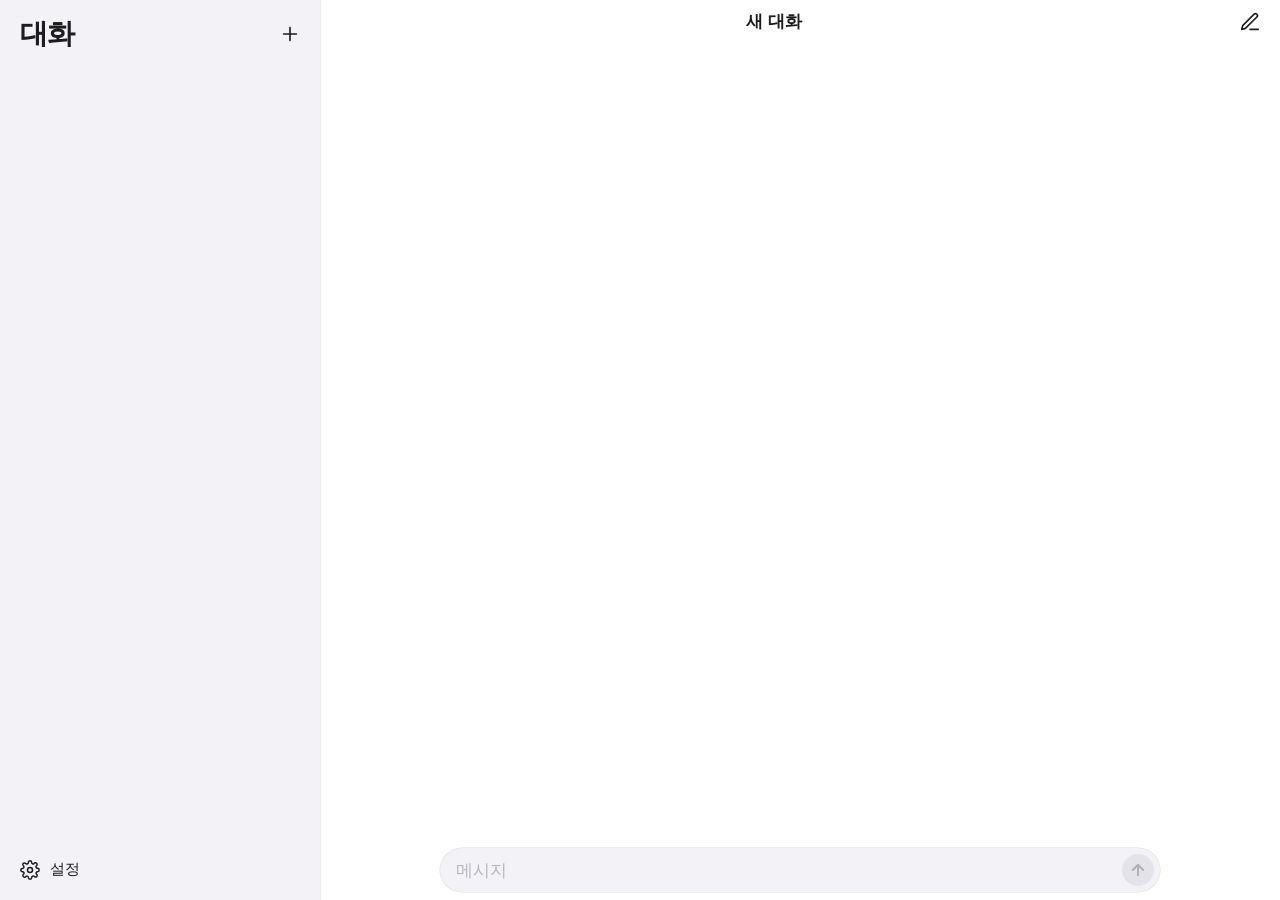
<file: reference/index.html>
<!doctype html>
<html lang="ko">
<head>
<meta charset="utf-8">
<meta name="viewport" content="width=device-width, initial-scale=1, viewport-fit=cover, interactive-widget=resizes-content">
<meta name="apple-mobile-web-app-capable" content="yes">
<meta name="mobile-web-app-capable" content="yes">
<meta name="apple-mobile-web-app-status-bar-style" content="black-translucent">
<meta name="theme-color" content="#000000" media="(prefers-color-scheme: dark)">
<meta name="theme-color" content="#ffffff" media="(prefers-color-scheme: light)">
<link rel="stylesheet" href="styles.css">
<title>LLM Chat</title>
</head>
<body>
<div id="app">
  <aside id="drawer" aria-label="대화 목록">
    <div class="drawer-head"><h2>대화</h2>
      <button id="newChat" class="icon" aria-label="새 대화"><svg viewBox="0 0 24 24"><path d="M12 5v14M5 12h14"/></svg></button></div>
    <ul id="convList"></ul>
    <div class="drawer-foot"><button id="openSettings" class="row-btn"><svg viewBox="0 0 24 24"><circle cx="12" cy="12" r="3"/><path d="M19.4 15a1.7 1.7 0 0 0 .3 1.8l.1.1a2 2 0 1 1-2.8 2.8l-.1-.1a1.7 1.7 0 0 0-1.8-.3 1.7 1.7 0 0 0-1 1.5V21a2 2 0 1 1-4 0v-.1a1.7 1.7 0 0 0-1.1-1.5 1.7 1.7 0 0 0-1.8.3l-.1.1a2 2 0 1 1-2.8-2.8l.1-.1a1.7 1.7 0 0 0 .3-1.8 1.7 1.7 0 0 0-1.5-1H3a2 2 0 1 1 0-4h.1a1.7 1.7 0 0 0 1.5-1.1 1.7 1.7 0 0 0-.3-1.8l-.1-.1a2 2 0 1 1 2.8-2.8l.1.1a1.7 1.7 0 0 0 1.8.3H9a1.7 1.7 0 0 0 1-1.5V3a2 2 0 1 1 4 0v.1a1.7 1.7 0 0 0 1 1.5 1.7 1.7 0 0 0 1.8-.3l.1-.1a2 2 0 1 1 2.8 2.8l-.1.1a1.7 1.7 0 0 0-.3 1.8V9a1.7 1.7 0 0 0 1.5 1H21a2 2 0 1 1 0 4h-.1a1.7 1.7 0 0 0-1.5 1z"/></svg>설정</button></div>
  </aside>
  <div id="scrim"></div>
  <main id="main">
    <header id="topbar">
      <button id="menuBtn" class="icon" aria-label="메뉴"><svg viewBox="0 0 24 24"><rect x="3" y="4" width="18" height="16" rx="3"/><path d="M9 4v16"/></svg></button>
      <div id="titleWrap"><div id="title">새 대화</div><small id="modelName"></small></div>
      <button id="newChat2" class="icon" aria-label="새 대화"><svg viewBox="0 0 24 24"><path d="M12 20h9"/><path d="M16.5 3.5a2.1 2.1 0 0 1 3 3L7 19l-4 1 1-4z"/></svg></button>
    </header>
    <div id="messages" aria-live="polite"></div>
    <button id="toBottom" aria-label="맨 아래로"><svg viewBox="0 0 24 24"><path d="M12 5v14M6 13l6 6 6-6"/></svg></button>
    <form id="composer">
      <div class="field">
        <textarea id="input" rows="1" placeholder="메시지" enterkeyhint="send"></textarea>
        <button id="sendBtn" type="submit" class="send" aria-label="전송" disabled>
          <svg class="i-up" viewBox="0 0 24 24"><path d="M12 19V5M5 12l7-7 7 7"/></svg><span class="i-stop"></span></button>
      </div>
    </form>
  </main>
</div>
<dialog id="settings">
  <form id="settingsForm" method="dialog">
    <div class="grabber"></div>
    <div class="sheet-head"><h2>설정</h2><button type="button" id="cancelSettings" class="text-btn">닫기</button></div>
    <p class="sec">연결</p>
    <div class="group">
      <label>Base URL<input id="sBase" type="url" placeholder="같은 서버" autocapitalize="off" spellcheck="false"></label>
      <label>API Key<input id="sKey" type="password" autocomplete="off" placeholder="선택"></label>
      <label>모델<input id="sModel" placeholder="기본값" autocapitalize="off" spellcheck="false"></label>
    </div>
    <p class="sec">대화</p>
    <div class="group"><label class="col">시스템 프롬프트<textarea id="sSystem" rows="3"></textarea></label></div>
    <div class="group">
      <label class="sw">Mock 모드 (백엔드 없이 데모)<input id="sMock" type="checkbox" switch></label>
      <label class="sw">생각 과정 기본 펼치기<input id="sShowThink" type="checkbox" switch></label>
    </div>
    <button type="submit" class="primary">저장</button>
  </form>
</dialog>
<script src="app.js"></script>
</body>
</html>
</file>
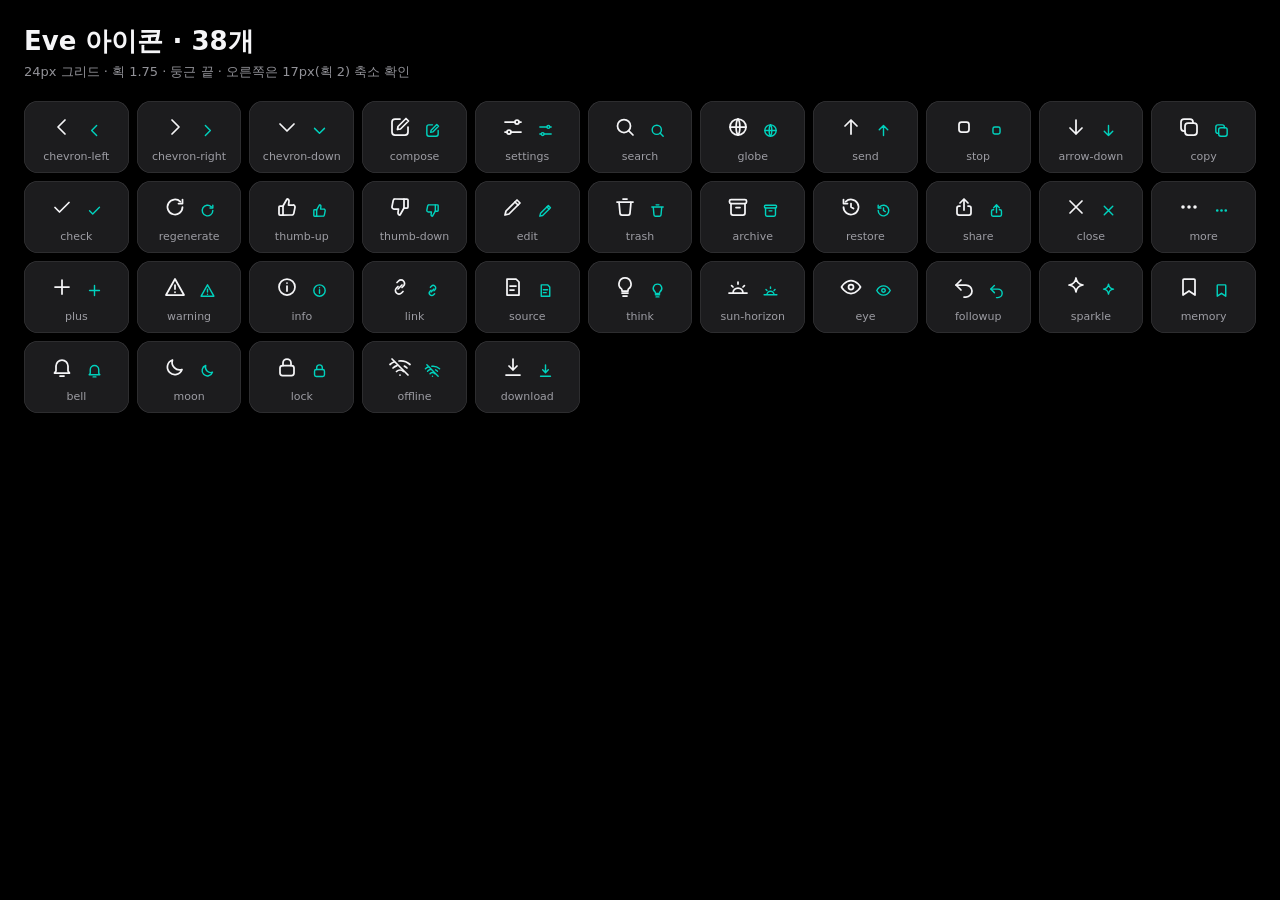
<file: icons/preview.html>
<!doctype html><meta charset=utf-8><meta name=viewport content="width=device-width"><title>Eve icons</title>
<style>body{margin:0;padding:24px;background:#000;color:#F5F5F7;font:13px -apple-system,system-ui,sans-serif}h1{font:600 22px/28px inherit;margin:0 0 4px}p{color:rgba(235,235,245,.62);margin:0 0 20px}
main{display:grid;grid-template-columns:repeat(auto-fill,minmax(104px,1fr));gap:8px}figure{margin:0;background:#1C1C1E;border-radius:14px;padding:14px 8px 10px;text-align:center;box-shadow:inset 0 0 0 .5px rgba(84,84,88,.6)}
.i{width:24px;height:24px;fill:none;stroke:currentColor;stroke-width:1.75;stroke-linecap:round;stroke-linejoin:round;margin:0 6px}.s{width:17px;height:17px;color:#00D2BE;stroke-width:2}figcaption{margin-top:8px;color:rgba(235,235,245,.62);font-size:11px}</style>
<svg xmlns="http://www.w3.org/2000/svg" style="display:none"><symbol id="i-chevron-left" viewBox="0 0 24 24"><path d="M15 5l-7 7 7 7"/></symbol><symbol id="i-chevron-right" viewBox="0 0 24 24"><path d="M9 5l7 7-7 7"/></symbol><symbol id="i-chevron-down" viewBox="0 0 24 24"><path d="M5 9l7 7 7-7"/></symbol><symbol id="i-compose" viewBox="0 0 24 24"><path d="M12 4H7a3 3 0 0 0-3 3v10a3 3 0 0 0 3 3h10a3 3 0 0 0 3-3v-5"/><path d="M9.5 14.5l.5-3 8-8 2.5 2.5-8 8z"/></symbol><symbol id="i-settings" viewBox="0 0 24 24"><path d="M4 7h10M18 7h2M4 17h2M10 17h10"/><circle cx="16" cy="7" r="2"/><circle cx="8" cy="17" r="2"/></symbol><symbol id="i-search" viewBox="0 0 24 24"><circle cx="11" cy="11" r="6.5"/><path d="M20 20l-4.4-4.4"/></symbol><symbol id="i-globe" viewBox="0 0 24 24"><circle cx="12" cy="12" r="8"/><path d="M4 12h16M12 4c2.5 2.6 2.5 13.4 0 16M12 4c-2.5 2.6-2.5 13.4 0 16"/></symbol><symbol id="i-send" viewBox="0 0 24 24"><path d="M12 19V5M6 11l6-6 6 6"/></symbol><symbol id="i-stop" viewBox="0 0 24 24"><rect x="7" y="7" width="10" height="10" rx="2.5"/></symbol><symbol id="i-arrow-down" viewBox="0 0 24 24"><path d="M12 5v14M6 13l6 6 6-6"/></symbol><symbol id="i-copy" viewBox="0 0 24 24"><rect x="8" y="8" width="12" height="12" rx="3"/><path d="M16 8V7a3 3 0 0 0-3-3H7a3 3 0 0 0-3 3v6a3 3 0 0 0 3 3h1"/></symbol><symbol id="i-check" viewBox="0 0 24 24"><path d="M5 12.5l4.5 4.5L19 7.5"/></symbol><symbol id="i-regenerate" viewBox="0 0 24 24"><path d="M19.5 12a7.5 7.5 0 1 1-2.2-5.3"/><path d="M19.5 4.5v4h-4"/></symbol><symbol id="i-thumb-up" viewBox="0 0 24 24"><path d="M8 11v9H5a1 1 0 0 1-1-1v-7a1 1 0 0 1 1-1z"/><path d="M8 11l4-7a2 2 0 0 1 2 2.3L13.5 10H18a2 2 0 0 1 2 2.4l-1.2 6A2 2 0 0 1 16.8 20H8"/></symbol><symbol id="i-thumb-down" viewBox="0 0 24 24"><g transform="rotate(180 12 12)"><path d="M8 11v9H5a1 1 0 0 1-1-1v-7a1 1 0 0 1 1-1z"/><path d="M8 11l4-7a2 2 0 0 1 2 2.3L13.5 10H18a2 2 0 0 1 2 2.4l-1.2 6A2 2 0 0 1 16.8 20H8"/></g></symbol><symbol id="i-edit" viewBox="0 0 24 24"><path d="M4 20l1-4L16 5l3 3L8 19z"/><path d="M14 7l3 3"/></symbol><symbol id="i-trash" viewBox="0 0 24 24"><path d="M4 7h16M10 4h4M6 7l1 11a2 2 0 0 0 2 2h6a2 2 0 0 0 2-2l1-11"/></symbol><symbol id="i-archive" viewBox="0 0 24 24"><rect x="3.5" y="4.5" width="17" height="4" rx="1.5"/><path d="M5 8.5V18a2 2 0 0 0 2 2h10a2 2 0 0 0 2-2V8.5M10 12.5h4"/></symbol><symbol id="i-restore" viewBox="0 0 24 24"><path d="M4.5 12a7.5 7.5 0 1 0 2.2-5.3"/><path d="M4.5 4.5v4h4"/><path d="M12 8.5V12l2.5 1.5"/></symbol><symbol id="i-share" viewBox="0 0 24 24"><path d="M12 15V4M8 8l4-4 4 4"/><path d="M8 11H7a2 2 0 0 0-2 2v5a2 2 0 0 0 2 2h10a2 2 0 0 0 2-2v-5a2 2 0 0 0-2-2h-1"/></symbol><symbol id="i-close" viewBox="0 0 24 24"><path d="M6 6l12 12M18 6L6 18"/></symbol><symbol id="i-more" viewBox="0 0 24 24"><circle cx="6" cy="12" r=".9"/><circle cx="12" cy="12" r=".9"/><circle cx="18" cy="12" r=".9"/></symbol><symbol id="i-plus" viewBox="0 0 24 24"><path d="M12 5v14M5 12h14"/></symbol><symbol id="i-warning" viewBox="0 0 24 24"><path d="M12 4l9 16H3z"/><path d="M12 10v4M12 17.2v.1"/></symbol><symbol id="i-info" viewBox="0 0 24 24"><circle cx="12" cy="12" r="8"/><path d="M12 11v5M12 8v.1"/></symbol><symbol id="i-link" viewBox="0 0 24 24"><path d="M10 14l4-4"/><path d="M9 7.5l1.5-1.5a3.5 3.5 0 0 1 5 5L14 12.5M10 11.5L8.5 13a3.5 3.5 0 0 0 5 5L15 16.5"/></symbol><symbol id="i-source" viewBox="0 0 24 24"><path d="M6 4h9l3 3v13H6z"/><path d="M9 11h6M9 15h4"/></symbol><symbol id="i-think" viewBox="0 0 24 24"><path d="M9 18h6M10 21h4"/><path d="M12 3a6 6 0 0 0-3.5 10.9c.5.4.5 1 .5 1.6V16h6v-.5c0-.6 0-1.2.5-1.6A6 6 0 0 0 12 3z"/></symbol><symbol id="i-sun-horizon" viewBox="0 0 24 24"><path d="M3 18h18M7 18a5 5 0 0 1 10 0M12 7v2M5.6 10.6l1.4 1.4M18.4 10.6L17 12"/></symbol><symbol id="i-eye" viewBox="0 0 24 24"><path d="M2.5 12S6 5.5 12 5.5 21.5 12 21.5 12 18 18.5 12 18.5 2.5 12 2.5 12z"/><circle cx="12" cy="12" r="2.5"/></symbol><symbol id="i-followup" viewBox="0 0 24 24"><path d="M9 15l-5-5 5-5"/><path d="M4 10h10a6 6 0 0 1 0 12h-2"/></symbol><symbol id="i-sparkle" viewBox="0 0 24 24"><path d="M12 3c.6 4.6 2.4 6.4 7 7-4.6.6-6.4 2.4-7 7-.6-4.6-2.4-6.4-7-7 4.6-.6 6.4-2.4 7-7z"/></symbol><symbol id="i-memory" viewBox="0 0 24 24"><path d="M7 4h10a1 1 0 0 1 1 1v15l-6-4-6 4V5a1 1 0 0 1 1-1z"/></symbol><symbol id="i-bell" viewBox="0 0 24 24"><path d="M6 16V11a6 6 0 0 1 12 0v5l1.5 2h-15z"/><path d="M10 21h4"/></symbol><symbol id="i-moon" viewBox="0 0 24 24"><path d="M19 14.5A7.5 7.5 0 0 1 9.5 5a7.5 7.5 0 1 0 9.5 9.5z"/></symbol><symbol id="i-lock" viewBox="0 0 24 24"><rect x="5" y="10.5" width="14" height="10" rx="2.5"/><path d="M8 10.5V8a4 4 0 0 1 8 0v2.5"/></symbol><symbol id="i-offline" viewBox="0 0 24 24"><path d="M4 4l16 16"/><path d="M8.5 16.5a5 5 0 0 1 7 0M5 13a10 10 0 0 1 4-2.4M19 13a10 10 0 0 0-2.6-1.9M2 9.5a14 14 0 0 1 4.5-2.8M22 9.5A14 14 0 0 0 11 6M12 20v.1"/></symbol><symbol id="i-download" viewBox="0 0 24 24"><path d="M12 4v11M8 11l4 4 4-4M5 20h14"/></symbol></svg><h1>Eve 아이콘 · 38개</h1><p>24px 그리드 · 획 1.75 · 둥근 끝 · 오른쪽은 17px(획 2) 축소 확인</p><main><figure><svg class="i"><use href="#i-chevron-left"/></svg><svg class="i s"><use href="#i-chevron-left"/></svg><figcaption>chevron-left</figcaption></figure><figure><svg class="i"><use href="#i-chevron-right"/></svg><svg class="i s"><use href="#i-chevron-right"/></svg><figcaption>chevron-right</figcaption></figure><figure><svg class="i"><use href="#i-chevron-down"/></svg><svg class="i s"><use href="#i-chevron-down"/></svg><figcaption>chevron-down</figcaption></figure><figure><svg class="i"><use href="#i-compose"/></svg><svg class="i s"><use href="#i-compose"/></svg><figcaption>compose</figcaption></figure><figure><svg class="i"><use href="#i-settings"/></svg><svg class="i s"><use href="#i-settings"/></svg><figcaption>settings</figcaption></figure><figure><svg class="i"><use href="#i-search"/></svg><svg class="i s"><use href="#i-search"/></svg><figcaption>search</figcaption></figure><figure><svg class="i"><use href="#i-globe"/></svg><svg class="i s"><use href="#i-globe"/></svg><figcaption>globe</figcaption></figure><figure><svg class="i"><use href="#i-send"/></svg><svg class="i s"><use href="#i-send"/></svg><figcaption>send</figcaption></figure><figure><svg class="i"><use href="#i-stop"/></svg><svg class="i s"><use href="#i-stop"/></svg><figcaption>stop</figcaption></figure><figure><svg class="i"><use href="#i-arrow-down"/></svg><svg class="i s"><use href="#i-arrow-down"/></svg><figcaption>arrow-down</figcaption></figure><figure><svg class="i"><use href="#i-copy"/></svg><svg class="i s"><use href="#i-copy"/></svg><figcaption>copy</figcaption></figure><figure><svg class="i"><use href="#i-check"/></svg><svg class="i s"><use href="#i-check"/></svg><figcaption>check</figcaption></figure><figure><svg class="i"><use href="#i-regenerate"/></svg><svg class="i s"><use href="#i-regenerate"/></svg><figcaption>regenerate</figcaption></figure><figure><svg class="i"><use href="#i-thumb-up"/></svg><svg class="i s"><use href="#i-thumb-up"/></svg><figcaption>thumb-up</figcaption></figure><figure><svg class="i"><use href="#i-thumb-down"/></svg><svg class="i s"><use href="#i-thumb-down"/></svg><figcaption>thumb-down</figcaption></figure><figure><svg class="i"><use href="#i-edit"/></svg><svg class="i s"><use href="#i-edit"/></svg><figcaption>edit</figcaption></figure><figure><svg class="i"><use href="#i-trash"/></svg><svg class="i s"><use href="#i-trash"/></svg><figcaption>trash</figcaption></figure><figure><svg class="i"><use href="#i-archive"/></svg><svg class="i s"><use href="#i-archive"/></svg><figcaption>archive</figcaption></figure><figure><svg class="i"><use href="#i-restore"/></svg><svg class="i s"><use href="#i-restore"/></svg><figcaption>restore</figcaption></figure><figure><svg class="i"><use href="#i-share"/></svg><svg class="i s"><use href="#i-share"/></svg><figcaption>share</figcaption></figure><figure><svg class="i"><use href="#i-close"/></svg><svg class="i s"><use href="#i-close"/></svg><figcaption>close</figcaption></figure><figure><svg class="i"><use href="#i-more"/></svg><svg class="i s"><use href="#i-more"/></svg><figcaption>more</figcaption></figure><figure><svg class="i"><use href="#i-plus"/></svg><svg class="i s"><use href="#i-plus"/></svg><figcaption>plus</figcaption></figure><figure><svg class="i"><use href="#i-warning"/></svg><svg class="i s"><use href="#i-warning"/></svg><figcaption>warning</figcaption></figure><figure><svg class="i"><use href="#i-info"/></svg><svg class="i s"><use href="#i-info"/></svg><figcaption>info</figcaption></figure><figure><svg class="i"><use href="#i-link"/></svg><svg class="i s"><use href="#i-link"/></svg><figcaption>link</figcaption></figure><figure><svg class="i"><use href="#i-source"/></svg><svg class="i s"><use href="#i-source"/></svg><figcaption>source</figcaption></figure><figure><svg class="i"><use href="#i-think"/></svg><svg class="i s"><use href="#i-think"/></svg><figcaption>think</figcaption></figure><figure><svg class="i"><use href="#i-sun-horizon"/></svg><svg class="i s"><use href="#i-sun-horizon"/></svg><figcaption>sun-horizon</figcaption></figure><figure><svg class="i"><use href="#i-eye"/></svg><svg class="i s"><use href="#i-eye"/></svg><figcaption>eye</figcaption></figure><figure><svg class="i"><use href="#i-followup"/></svg><svg class="i s"><use href="#i-followup"/></svg><figcaption>followup</figcaption></figure><figure><svg class="i"><use href="#i-sparkle"/></svg><svg class="i s"><use href="#i-sparkle"/></svg><figcaption>sparkle</figcaption></figure><figure><svg class="i"><use href="#i-memory"/></svg><svg class="i s"><use href="#i-memory"/></svg><figcaption>memory</figcaption></figure><figure><svg class="i"><use href="#i-bell"/></svg><svg class="i s"><use href="#i-bell"/></svg><figcaption>bell</figcaption></figure><figure><svg class="i"><use href="#i-moon"/></svg><svg class="i s"><use href="#i-moon"/></svg><figcaption>moon</figcaption></figure><figure><svg class="i"><use href="#i-lock"/></svg><svg class="i s"><use href="#i-lock"/></svg><figcaption>lock</figcaption></figure><figure><svg class="i"><use href="#i-offline"/></svg><svg class="i s"><use href="#i-offline"/></svg><figcaption>offline</figcaption></figure><figure><svg class="i"><use href="#i-download"/></svg><svg class="i s"><use href="#i-download"/></svg><figcaption>download</figcaption></figure></main>
</file>
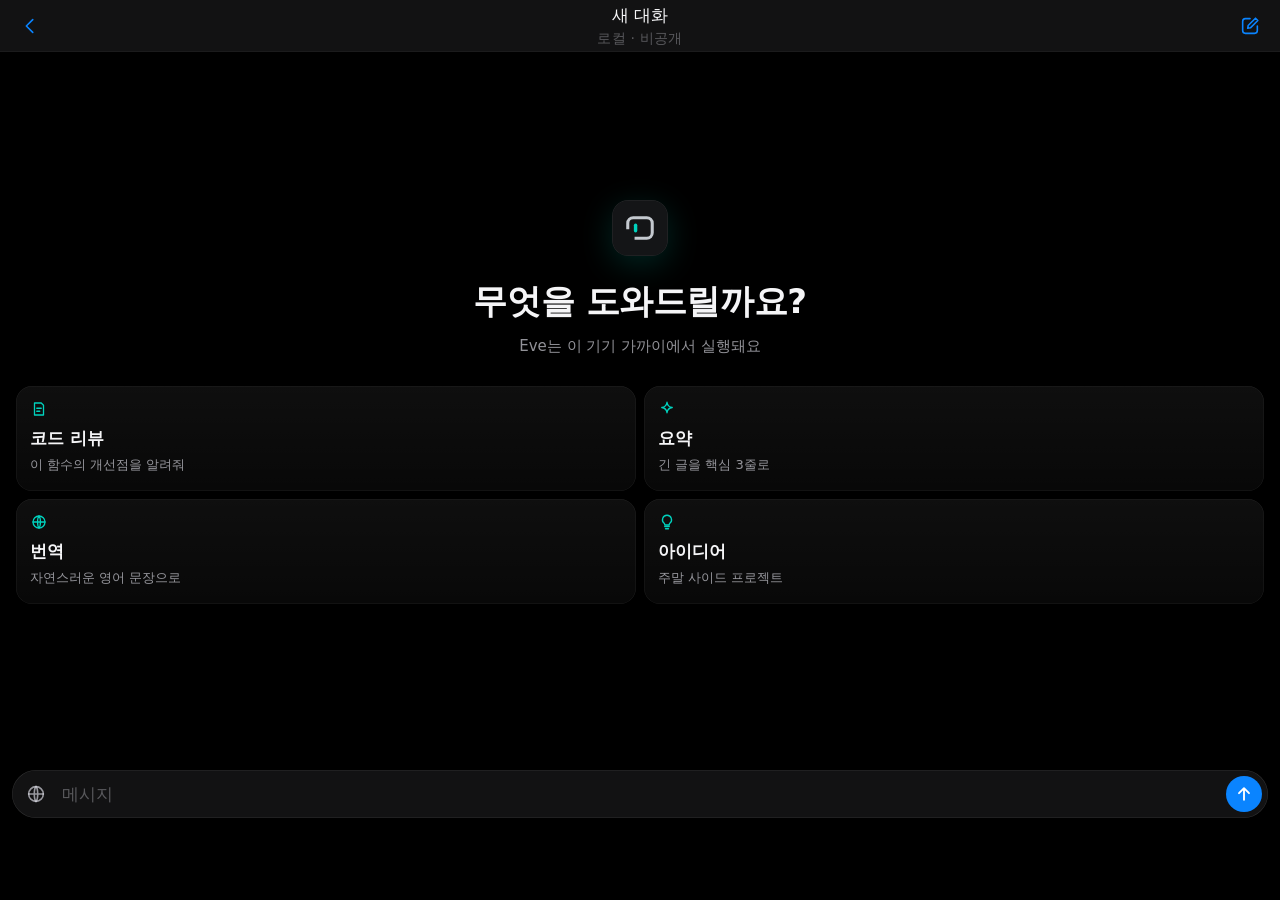
<file: reference/refresh/mock.html>
<!doctype html><meta charset=utf-8><meta name=viewport content="width=device-width">
<style>
:root{--bg:#000;--l1:#1C1C1E;--l2:#2C2C2E;--label:#F5F5F7;--l-2:rgba(235,235,245,.62);--l-3:rgba(235,235,245,.32);--hair:rgba(255,255,255,.08);--accent:#0A84FF;--brand:#00D2BE;--mat:rgba(28,28,30,.66)}
*{box-sizing:border-box}body{margin:0;background:var(--bg);color:var(--label);font:17px/1.5 -apple-system,"Apple SD Gothic Neo",system-ui,sans-serif;word-break:keep-all;height:844px;overflow:hidden;position:relative}
body::before{content:"";position:absolute;inset:-20% -20% auto;height:420px;background:radial-gradient(50% 60% at 50% 0,rgba(0,210,190,.10),transparent 70%);pointer-events:none}
.i{width:22px;height:22px;fill:none;stroke:currentColor;stroke-width:1.75;stroke-linecap:round;stroke-linejoin:round}
nav{position:absolute;top:0;left:0;right:0;height:52px;display:flex;align-items:center;justify-content:space-between;padding:0 8px;background:var(--mat);backdrop-filter:blur(24px) saturate(180%);-webkit-backdrop-filter:blur(24px) saturate(180%);box-shadow:inset 0 -.5px 0 var(--hair);z-index:2}
nav .b{width:44px;height:44px;display:grid;place-items:center;color:var(--accent);border-radius:22px}
nav .t{text-align:center;font:600 17px/22px inherit}nav .t small{display:block;font:500 12px/16px inherit;color:var(--l-3);letter-spacing:.2px}
main{position:absolute;top:52px;bottom:92px;left:0;right:0;padding:24px 16px;overflow:hidden}
.empty{height:100%;display:flex;flex-direction:column;align-items:center;justify-content:center;text-align:center}
.mark{width:56px;height:56px;border-radius:16px;background:#141517 url(../../logo/final/mark-dark.svg) center/34px no-repeat;box-shadow:inset 0 0 0 .5px rgba(255,255,255,.1),0 8px 32px rgba(0,210,190,.18);margin-bottom:20px}
h1{font:700 28px/34px inherit;letter-spacing:-.4px;margin:0 0 8px}.sub{font-size:15px;color:var(--l-2);margin:0 0 28px}
.grid{display:grid;grid-template-columns:1fr 1fr;gap:8px;width:100%}
.chip{text-align:left;padding:14px;border-radius:16px;background:linear-gradient(180deg,rgba(255,255,255,.06),rgba(255,255,255,.03));box-shadow:inset 0 0 0 .5px var(--hair)}
.chip .i{width:18px;height:18px;color:var(--brand);margin-bottom:8px;display:block}.chip b{display:block;font:600 15px/20px inherit}.chip span{font-size:13px;line-height:18px;color:var(--l-2)}
.me{margin-left:auto;max-width:78%;width:max-content;background:var(--l2);padding:10px 14px;border-radius:20px 20px 6px 20px;font-size:16px;line-height:22px;margin-bottom:20px}
.ai{font-size:16px;line-height:24px}.ai p{margin:0 0 10px}
.src{display:flex;gap:6px;margin:4px 0 10px}.src span{display:inline-flex;align-items:center;gap:6px;height:26px;padding:0 10px 0 6px;border-radius:13px;background:rgba(255,255,255,.06);box-shadow:inset 0 0 0 .5px var(--hair);font-size:12px;color:var(--l-2)}.src i{width:14px;height:14px;border-radius:4px;background:var(--l2);display:inline-block}
.act{display:flex;gap:2px;margin-left:-10px;color:var(--l-3)}.act div{width:36px;height:36px;display:grid;place-items:center}.act .i{width:18px;height:18px}
.comp{position:absolute;left:0;right:0;bottom:0;padding:10px 12px 26px;background:linear-gradient(transparent,#000 40%)}
.field{display:flex;align-items:flex-end;gap:6px;padding:6px;border-radius:26px;background:var(--mat);backdrop-filter:blur(24px) saturate(180%);box-shadow:inset 0 0 0 .5px rgba(255,255,255,.12),0 8px 24px rgba(0,0,0,.4)}
.field .g{width:36px;height:36px;display:grid;place-items:center;color:var(--l-2);border-radius:18px}
.field .ph{flex:1;padding:7px 2px;color:var(--l-3);font-size:17px;line-height:22px}
.field .s{width:36px;height:36px;border-radius:18px;display:grid;place-items:center;background:var(--accent);color:#fff}.field .s .i{width:20px;height:20px;stroke-width:2.25}
.tag{position:absolute;top:60px;right:12px;z-index:3;font:600 11px/1 inherit;padding:5px 8px;border-radius:8px;background:var(--brand);color:#000}
</style>
<object data="../../icons/sprite.svg" hidden></object>
<body>
<script>fetch('../../icons/sprite.svg').then(r=>r.text()).then(t=>document.body.insertAdjacentHTML('afterbegin',t))</script>
<nav><div class=b><svg class=i><use href="#i-chevron-left"/></svg></div><div class=t>새 대화<small>로컬 · 비공개</small></div><div class=b><svg class=i><use href="#i-compose"/></svg></div></nav>
<main id=m></main>
<div class=comp><div class=field><div class=g><svg class=i><use href="#i-globe"/></svg></div><div class=ph>메시지</div><div class=s><svg class=i><use href="#i-send"/></svg></div></div></div>
<script>
const v=location.hash.slice(1),m=document.getElementById('m');
m.innerHTML=v==='chat'?`<div class=me>이번 주 서울 날씨 정리해 줘</div><div class=ai><p>이번 주 서울은 화요일까지 맑고, 수요일 오후부터 비가 와요. 주말에는 다시 개고 아침 기온이 5°C 안팎으로 떨어져요.</p><div class=src><span><i></i>기상청</span><span><i></i>네이버 날씨</span><span>+2</span></div><div class=act><div><svg class=i><use href="#i-copy"/></svg></div><div><svg class=i><use href="#i-regenerate"/></svg></div><div><svg class=i><use href="#i-thumb-up"/></svg></div><div><svg class=i><use href="#i-thumb-down"/></svg></div></div></div>`
:`<div class=empty><div class=mark></div><h1>무엇을 도와드릴까요?</h1><p class=sub>Eve는 이 기기 가까이에서 실행돼요</p><div class=grid>${[['source','코드 리뷰','이 함수의 개선점을 알려줘'],['sparkle','요약','긴 글을 핵심 3줄로'],['globe','번역','자연스러운 영어 문장으로'],['think','아이디어','주말 사이드 프로젝트']].map(([i,b,s])=>`<div class=chip><svg class=i><use href="#i-${i}"/></svg><b>${b}</b><span>${s}</span></div>`).join('')}</div></div>`;
</script>
</file>
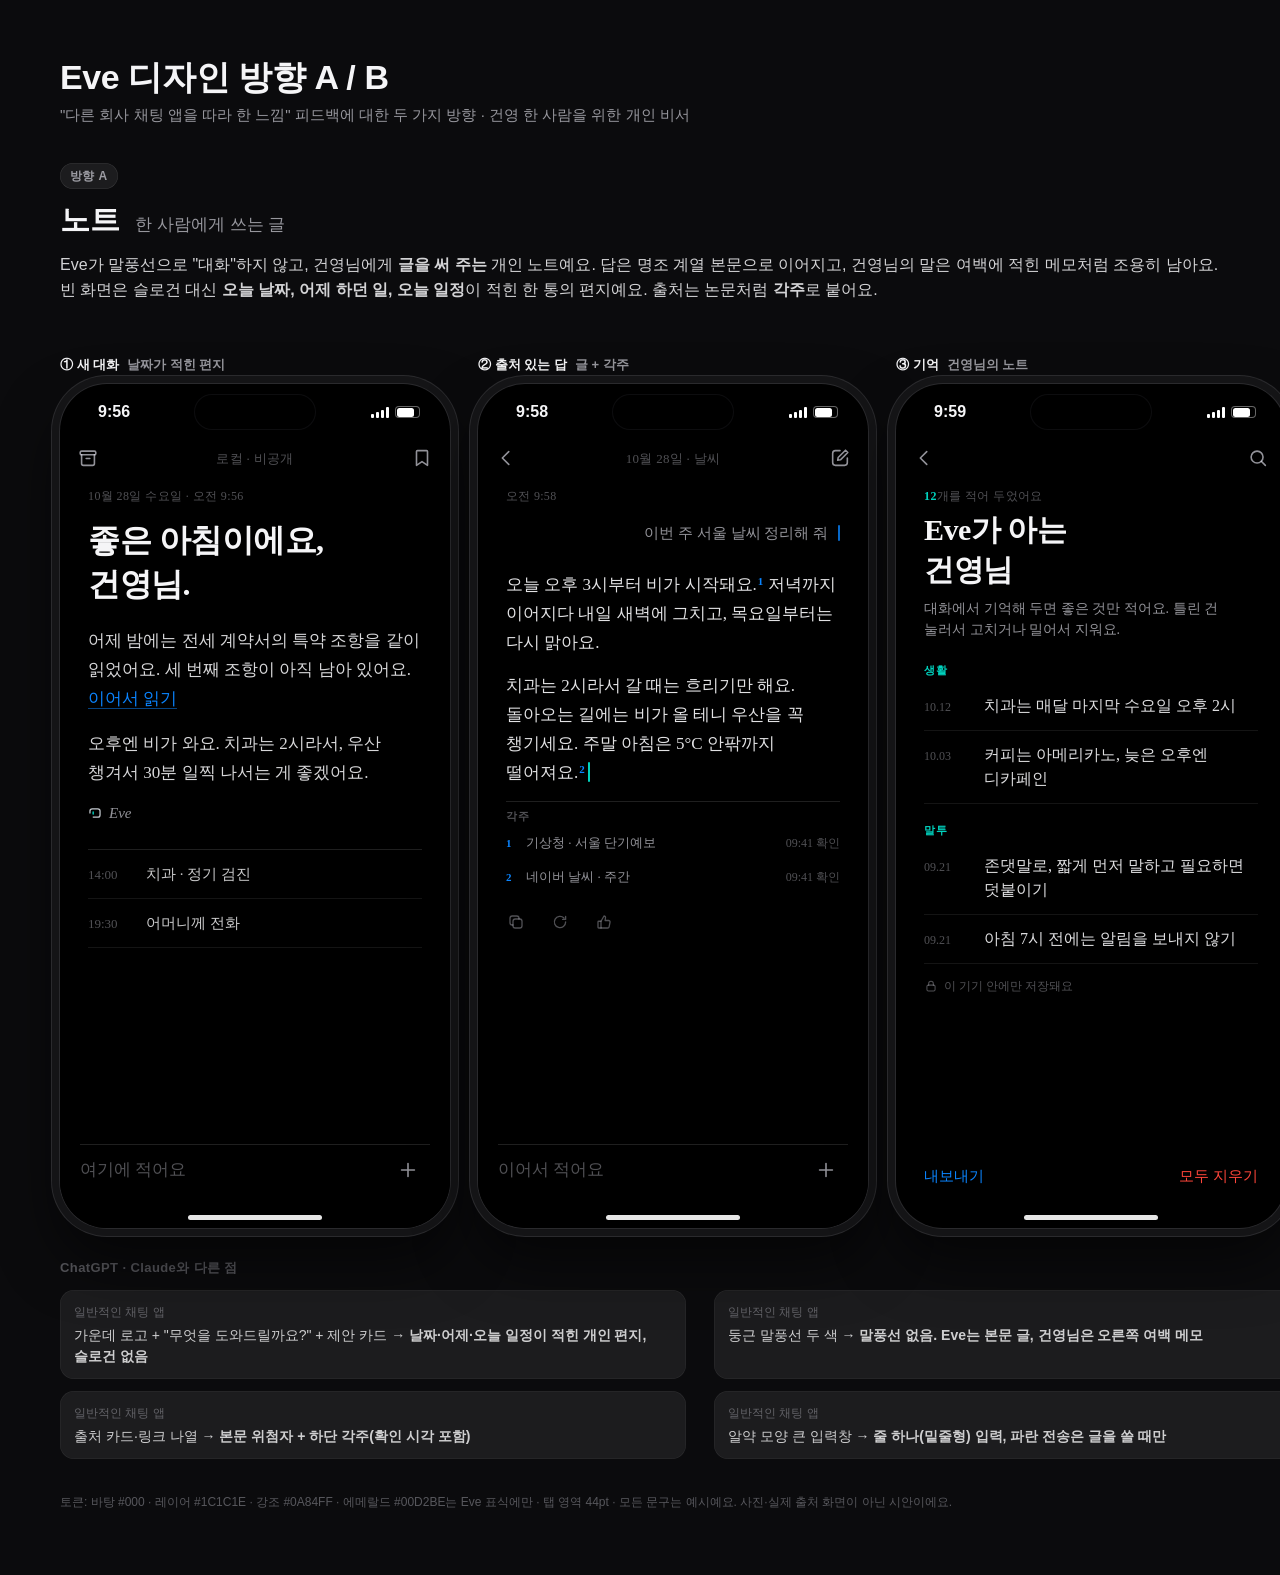
<file: review-shots/direction/eve-direction-AB.html>
<!doctype html><html lang="ko"><meta charset="utf-8">
<style>
:root{--bg:#000;--l1:#1C1C1E;--l2:#2C2C2E;--label:#F5F5F7;--l-2:rgba(235,235,245,.62);--l-3:rgba(235,235,245,.34);--hair:rgba(255,255,255,.08);--hair2:rgba(255,255,255,.12);--accent:#0A84FF;--brand:#00D2BE;--mat:rgba(28,28,30,.72)}
*{box-sizing:border-box;margin:0;padding:0}
body{background:#0b0b0d;color:var(--label);font:15px/1.5 Inter,"Noto Sans CJK KR",sans-serif;word-break:keep-all;width:2760px;padding:56px 60px 64px}
.sans{font-family:Inter,"Noto Sans CJK KR",sans-serif}
.serif{font-family:"Noto Serif CJK KR","Noto Serif",serif}
.i{width:22px;height:22px;fill:none;stroke:currentColor;stroke-width:1.75;stroke-linecap:round;stroke-linejoin:round;flex:none}
.num{font-variant-numeric:tabular-nums}
/* board */
.head{display:flex;justify-content:space-between;align-items:flex-end;margin-bottom:36px}
.head h1{font-size:34px;line-height:42px;font-weight:700;letter-spacing:-.4px}
.head p{font-size:15px;color:var(--l-2);margin-top:6px}
.head .meta{font-size:13px;color:var(--l-3);text-align:right;line-height:20px}
.cols{display:grid;grid-template-columns:1fr 1fr;gap:80px}
.col{position:relative}
.col+.col::before{content:"";position:absolute;left:-40px;top:0;bottom:0;width:1px;background:var(--hair)}
.tag{display:inline-block;font-size:12px;font-weight:600;letter-spacing:.4px;padding:4px 10px;border-radius:999px;background:var(--l1);box-shadow:inset 0 0 0 .5px var(--hair2);color:var(--l-2)}
.col h2{font-size:30px;line-height:38px;font-weight:700;letter-spacing:-.4px;margin:12px 0 8px}
.col h2 small{font-size:17px;font-weight:500;color:var(--l-2);margin-left:8px;letter-spacing:0}
.why{font-size:16px;line-height:25px;color:rgba(245,245,247,.86);max-width:1160px;min-height:75px}
.frames{display:flex;gap:28px;margin:28px 0 0}
.fw{width:390px}
.cap{font-size:13px;font-weight:600;color:var(--l-2);margin-bottom:10px;display:flex;gap:8px;align-items:center}
.cap b{color:var(--label);font-weight:600}
.diff{margin-top:30px;display:grid;grid-template-columns:1fr 1fr;gap:12px 28px}
.diff h3{grid-column:1/-1;font-size:13px;letter-spacing:.4px;color:var(--l-3);font-weight:600}
.diff div{font-size:14px;line-height:21px;color:rgba(245,245,247,.82);padding:12px 14px;border-radius:14px;background:var(--l1);box-shadow:inset 0 0 0 .5px var(--hair)}
.diff div s{color:var(--l-3);text-decoration:none;display:block;font-size:12px;margin-bottom:2px}
.note{margin-top:34px;font-size:12px;color:var(--l-3)}
/* phone */
.ph{width:390px;height:844px;border-radius:47px;background:var(--bg);position:relative;overflow:hidden;box-shadow:0 0 0 1px #2a2a2d,0 0 0 8px #141416,0 0 0 9px #2a2a2d,0 30px 60px rgba(0,0,0,.6)}
.sb{position:absolute;top:0;left:0;right:0;height:50px;display:flex;justify-content:space-between;align-items:center;padding:6px 30px 0 38px;font:600 16px/1 Inter,sans-serif;z-index:5}
.sb .r{display:flex;gap:6px;align-items:center}
.sb .bars{display:flex;gap:2px;align-items:flex-end;height:11px}.sb .bars i{width:3px;background:#fff;border-radius:1px}
.sb .bat{width:25px;height:12px;border-radius:4px;box-shadow:inset 0 0 0 1px rgba(255,255,255,.4);padding:1.5px;position:relative}.sb .bat i{display:block;height:100%;width:78%;background:#fff;border-radius:2.5px}
.isl{position:absolute;top:11px;left:50%;width:120px;height:34px;margin-left:-60px;border-radius:20px;background:#000;box-shadow:0 0 0 1px #0d0d0f;z-index:6}
.home{position:absolute;bottom:8px;left:50%;width:134px;height:5px;margin-left:-67px;border-radius:3px;background:rgba(255,255,255,.9);z-index:7}
.glow{position:absolute;inset:-20% -20% auto;height:420px;background:radial-gradient(50% 60% at 30% 0,rgba(0,210,190,.07),transparent 70%);pointer-events:none}
.nb{width:44px;height:44px;display:grid;place-items:center;border-radius:22px;color:var(--accent)}
.mk{width:14px;height:14px;background:url(../../logo/final/mark-dark.svg) center/contain no-repeat;display:inline-block;flex:none}
/* ============ A: 노트 ============ */
.A .nav{position:absolute;top:50px;left:0;right:0;height:48px;display:flex;justify-content:space-between;align-items:center;padding:0 6px;z-index:3}
.A .nav .nb{color:var(--l-2)}
.A .nav .ttl{font:500 13px/1 Inter,"Noto Sans CJK KR";color:var(--l-3);letter-spacing:.3px}
.A .page{position:absolute;top:104px;left:0;right:0;bottom:104px;padding:0 28px;overflow:hidden}
.A .eyebrow{font:500 12px/16px Inter,"Noto Sans CJK KR";letter-spacing:.4px;color:var(--l-3)}
.A .eyebrow b{color:var(--brand);font-weight:600}
.A h1{font:600 32px/44px "Noto Serif CJK KR",serif;letter-spacing:-.5px;margin:14px 0 20px}
.A .letter{font:400 17px/29px "Noto Serif CJK KR",serif;color:rgba(245,245,247,.88)}
.A .letter p{margin-bottom:16px}
.A .lk{color:var(--accent);box-shadow:0 1px 0 rgba(10,132,255,.5);white-space:nowrap}
.A .sig{display:flex;align-items:center;gap:7px;font:italic 400 15px/20px "Noto Serif",serif;color:var(--l-2);margin-top:4px}
.A .today{margin-top:26px;border-top:.5px solid var(--hair2)}
.A .today .row{display:flex;gap:14px;padding:13px 0;border-bottom:.5px solid var(--hair);align-items:baseline}
.A .today .t{width:44px;font:500 13px/20px Inter;color:var(--l-3);flex:none}
.A .today .x{font:400 15px/22px "Noto Serif CJK KR",serif;color:rgba(245,245,247,.82)}
.A .comp{position:absolute;left:0;right:0;bottom:0;height:104px;padding:0 20px;background:linear-gradient(transparent,#000 36%)}
.A .line{position:absolute;left:20px;right:20px;bottom:36px;height:48px;display:flex;align-items:center;gap:8px;border-top:.5px solid var(--hair2);padding-top:2px}
.A .line .ph1{flex:1;font:400 17px/22px "Noto Serif CJK KR",serif;color:var(--l-3)}
.A .line .nb{width:44px;color:var(--l-2)}
.A .cur{display:inline-block;width:2px;height:20px;background:var(--brand);vertical-align:-4px;margin-left:3px;border-radius:1px}
.A .dt{font:500 12px/16px Inter;color:var(--l-3);margin:0 0 18px;letter-spacing:.3px}
.A .memo{margin:0 0 26px 52px;text-align:right;font:400 15px/22px Inter,"Noto Sans CJK KR";color:var(--l-2);padding-right:12px;position:relative}
.A .memo::after{content:"";position:absolute;right:0;top:3px;bottom:3px;width:2px;border-radius:1px;background:var(--accent);opacity:.8}
.A .ans{font:400 17px/29px "Noto Serif CJK KR",serif;color:rgba(245,245,247,.92)}
.A .ans p{margin-bottom:14px}
.A sup{font:600 11px/1 Inter;color:var(--accent);vertical-align:5px;margin-left:1px}
.A .fn{margin-top:6px;border-top:.5px solid var(--hair2);padding-top:6px}
.A .fn .r{display:flex;gap:10px;min-height:34px;align-items:center;font:400 13px/18px Inter,"Noto Sans CJK KR";color:var(--l-2)}
.A .fn .r b{font:600 11px/1 Inter;color:var(--accent);width:10px}
.A .fn .r span{margin-left:auto;color:var(--l-3);font-size:12px}
.A .fn .hd{font:600 11px/16px Inter,"Noto Sans CJK KR";letter-spacing:.5px;color:var(--l-3);margin-bottom:2px}
.A .acts{display:flex;gap:0;margin:6px 0 0 -12px;color:var(--l-3)}.A .acts .nb{color:var(--l-3);width:44px}.A .acts .i{width:18px;height:18px}
.A h1.l{font-size:30px;line-height:40px;margin:6px 0 8px}
.A .sub{font:400 14px/21px Inter,"Noto Sans CJK KR";color:var(--l-2);margin-bottom:22px}
.A .grp{font:600 11px/16px Inter,"Noto Sans CJK KR";letter-spacing:.6px;color:var(--brand);margin:18px 0 4px}
.A .mem{display:flex;gap:14px;padding:12px 0;border-bottom:.5px solid var(--hair);align-items:baseline}
.A .mem .d{width:46px;flex:none;font:500 12px/22px Inter;color:var(--l-3)}
.A .mem .x{font:400 16px/24px "Noto Serif CJK KR",serif;color:rgba(245,245,247,.9)}
.A .foot{display:flex;justify-content:space-between;position:absolute;left:28px;right:28px;bottom:30px;font:500 15px/44px Inter,"Noto Sans CJK KR"}
.A .foot .a{color:var(--accent)}.A .foot .b{color:#FF453A}
.A .lockrow{display:flex;align-items:center;gap:6px;font:400 12px/16px Inter,"Noto Sans CJK KR";color:var(--l-3);margin-top:14px}.A .lockrow .i{width:14px;height:14px}
/* ============ B: 하루 ============ */
.B .page{position:absolute;top:50px;left:0;right:0;bottom:92px;padding:0 16px;overflow:hidden}
.B .bnav{display:flex;justify-content:space-between;align-items:center;height:44px;margin:0 -10px}
.B .bnav .nb{color:var(--accent)}
.B .bnav .mid{font:600 17px/22px Inter,"Noto Sans CJK KR"}
.B .bnav .mid small{display:block;font:500 12px/14px Inter,"Noto Sans CJK KR";color:var(--l-3);text-align:center;letter-spacing:.2px}
.B h1{font:700 34px/41px Inter,"Noto Sans CJK KR";letter-spacing:-.4px;margin-top:2px}
.B .date{font:500 15px/20px Inter,"Noto Sans CJK KR";color:var(--l-2);margin:2px 0 14px}
.B .strip{display:grid;grid-template-columns:1fr 1fr 1fr;border-radius:16px;background:linear-gradient(180deg,rgba(255,255,255,.06),rgba(255,255,255,.03));box-shadow:inset 0 0 0 .5px var(--hair)}
.B .strip div{padding:10px 14px 11px;position:relative}
.B .strip div+div::before{content:"";position:absolute;left:0;top:12px;bottom:12px;width:.5px;background:var(--hair2)}
.B .strip b{display:block;font:600 22px/26px Inter;font-variant-numeric:tabular-nums;letter-spacing:-.3px}
.B .strip span{font:500 12px/16px Inter,"Noto Sans CJK KR";color:var(--l-2);display:flex;align-items:center;gap:4px}
.B .strip .em b{color:var(--label)}.B .strip .em span .i{color:var(--brand);width:13px;height:13px}
.B .strip .wt span .i{color:#FF9F0A;width:13px;height:13px}
.B .rail{position:relative;margin-top:22px}
.B .rail::before{content:"";position:absolute;left:51px;top:6px;bottom:0;width:1px;background:linear-gradient(var(--hair2),var(--hair2) 88%,transparent)}
.B .ev{position:relative;display:flex;gap:0;padding-bottom:18px}
.B .ev .tm{width:44px;flex:none;font:500 12px/20px Inter;font-variant-numeric:tabular-nums;color:var(--l-3);text-align:left}
.B .ev .dot{position:absolute;left:47px;top:6px;width:9px;height:9px;border-radius:50%;background:#000;box-shadow:inset 0 0 0 1.5px var(--l-3)}
.B .ev.e .dot{background:var(--brand);box-shadow:0 0 0 3px #000,0 0 12px rgba(0,210,190,.5)}
.B .ev.me .dot{background:var(--label);box-shadow:0 0 0 3px #000}
.B .ev.now .dot{background:var(--accent);box-shadow:0 0 0 3px #000,0 0 0 5px rgba(10,132,255,.3)}
.B .ev .bd{margin-left:26px;flex:1;min-width:0}
.B .who{font:600 12px/16px Inter,"Noto Sans CJK KR";letter-spacing:.2px;margin-bottom:2px;color:var(--l-2)}
.B .e .who{color:var(--brand)}
.B .ev .tx{font:400 16px/24px Inter,"Noto Sans CJK KR";color:rgba(245,245,247,.92)}
.B .me .tx{font-weight:500;color:#fff}
.B .ev .tx.d{color:var(--l-2);font-size:15px;line-height:22px}
.B .pend{margin-top:8px;border-radius:16px;padding:12px 14px;background:linear-gradient(180deg,rgba(255,255,255,.06),rgba(255,255,255,.03));box-shadow:inset 0 0 0 .5px var(--hair)}
.B .pend b{display:block;font:600 15px/20px Inter,"Noto Sans CJK KR"}
.B .pend span{font:400 13px/18px Inter,"Noto Sans CJK KR";color:var(--l-2)}
.B .pend .bt{display:flex;gap:8px;margin-top:10px}
.B .pend .bt i{font-style:normal;height:32px;padding:0 14px;border-radius:16px;font:600 14px/32px Inter,"Noto Sans CJK KR";background:rgba(255,255,255,.08);color:var(--label)}
.B .pend .bt i.p{background:var(--accent);color:#fff}
.B .chips{display:flex;gap:6px;margin-top:8px;flex-wrap:wrap}
.B .chp{display:inline-flex;align-items:center;gap:6px;height:26px;padding:0 10px 0 6px;border-radius:13px;background:rgba(255,255,255,.06);box-shadow:inset 0 0 0 .5px var(--hair);font:500 12px/16px Inter,"Noto Sans CJK KR";color:var(--l-2);letter-spacing:.2px}
.B .chp i{width:14px;height:14px;border-radius:4px;background:var(--l2);display:grid;place-items:center;font:700 8px/1 Inter;color:var(--l-2);font-style:normal}
.B .chp.m{color:var(--brand);padding-left:8px}.B .chp.m .i{width:13px;height:13px}
.B .comp{position:absolute;left:0;right:0;bottom:0;height:92px;padding:0 12px;background:linear-gradient(transparent,#000 40%)}
.B .one{position:absolute;left:12px;right:12px;bottom:28px;height:44px;border-radius:22px;display:flex;align-items:center;padding:0 4px 0 6px;background:var(--mat);backdrop-filter:blur(24px);box-shadow:inset 0 0 0 .5px var(--hair2),0 8px 24px rgba(0,0,0,.4)}
.B .one .ph1{flex:1;font:400 17px/22px Inter,"Noto Sans CJK KR";color:var(--l-3);padding-left:4px}
.B .one .nb{width:36px;height:36px;color:var(--l-2)}
.B .one .s{width:36px;height:36px;border-radius:18px;background:var(--accent);display:grid;place-items:center;color:#fff}.B .one .s .i{width:20px;height:20px;stroke-width:2.25}
.B .wk{display:grid;grid-template-columns:repeat(7,1fr);margin:6px 0 4px;text-align:center}
.B .wk div{font:500 11px/14px Inter,"Noto Sans CJK KR";color:var(--l-3);padding-top:2px}
.B .wk div b{display:grid;place-items:center;width:36px;height:36px;margin:2px auto 0;border-radius:18px;font:600 17px/1 Inter;color:var(--label);font-variant-numeric:tabular-nums}
.B .wk div.on b{background:var(--accent)}
.B .wk div.f b{color:var(--l-3);font-weight:500}
.B .wk div u{display:block;width:4px;height:4px;border-radius:2px;background:var(--l-3);margin:3px auto 0;text-decoration:none}
.B .wk div.on u{background:var(--brand)}
.B .day{font:600 13px/18px Inter,"Noto Sans CJK KR";color:var(--l-2);letter-spacing:.2px;margin:18px 0 8px;display:flex;justify-content:space-between}
.B .day span{font-weight:500;color:var(--l-3)}
.B .grp{border-radius:16px;background:var(--l1);overflow:hidden}
.B .hr{display:flex;gap:12px;padding:11px 14px;min-height:56px;align-items:flex-start;position:relative}
.B .hr+.hr::before{content:"";position:absolute;left:14px;right:0;top:0;height:.5px;background:var(--hair)}
.B .hr .tm{width:36px;flex:none;font:500 12px/22px Inter;font-variant-numeric:tabular-nums;color:var(--l-3)}
.B .hr b{display:block;font:500 15px/21px Inter,"Noto Sans CJK KR"}
.B .hr span{font:400 13px/18px Inter,"Noto Sans CJK KR";color:var(--l-2);display:block;margin-top:1px}
.B .hr .mk{margin-top:4px;margin-left:auto;width:12px;height:12px}
</style>
<body>
<svg xmlns="http://www.w3.org/2000/svg" style="display:none">
<symbol id="i-chevron-left" viewBox="0 0 24 24"><path d="M15 5l-7 7 7 7"/></symbol>
<symbol id="i-chevron-right" viewBox="0 0 24 24"><path d="M9 5l7 7-7 7"/></symbol>
<symbol id="i-chevron-down" viewBox="0 0 24 24"><path d="M5 9l7 7 7-7"/></symbol>
<symbol id="i-compose" viewBox="0 0 24 24"><path d="M12 4H7a3 3 0 0 0-3 3v10a3 3 0 0 0 3 3h10a3 3 0 0 0 3-3v-5"/><path d="M9.5 14.5l.5-3 8-8 2.5 2.5-8 8z"/></symbol>
<symbol id="i-settings" viewBox="0 0 24 24"><path d="M4 7h10M18 7h2M4 17h2M10 17h10"/><circle cx="16" cy="7" r="2"/><circle cx="8" cy="17" r="2"/></symbol>
<symbol id="i-search" viewBox="0 0 24 24"><circle cx="11" cy="11" r="6.5"/><path d="M20 20l-4.4-4.4"/></symbol>
<symbol id="i-globe" viewBox="0 0 24 24"><circle cx="12" cy="12" r="8"/><path d="M4 12h16M12 4c2.5 2.6 2.5 13.4 0 16M12 4c-2.5 2.6-2.5 13.4 0 16"/></symbol>
<symbol id="i-send" viewBox="0 0 24 24"><path d="M12 19V5M6 11l6-6 6 6"/></symbol>
<symbol id="i-stop" viewBox="0 0 24 24"><rect x="7" y="7" width="10" height="10" rx="2.5"/></symbol>
<symbol id="i-arrow-down" viewBox="0 0 24 24"><path d="M12 5v14M6 13l6 6 6-6"/></symbol>
<symbol id="i-copy" viewBox="0 0 24 24"><rect x="8" y="8" width="12" height="12" rx="3"/><path d="M16 8V7a3 3 0 0 0-3-3H7a3 3 0 0 0-3 3v6a3 3 0 0 0 3 3h1"/></symbol>
<symbol id="i-check" viewBox="0 0 24 24"><path d="M5 12.5l4.5 4.5L19 7.5"/></symbol>
<symbol id="i-regenerate" viewBox="0 0 24 24"><path d="M19.5 12a7.5 7.5 0 1 1-2.2-5.3"/><path d="M19.5 4.5v4h-4"/></symbol>
<symbol id="i-thumb-up" viewBox="0 0 24 24"><path d="M8 11v9H5a1 1 0 0 1-1-1v-7a1 1 0 0 1 1-1z"/><path d="M8 11l4-7a2 2 0 0 1 2 2.3L13.5 10H18a2 2 0 0 1 2 2.4l-1.2 6A2 2 0 0 1 16.8 20H8"/></symbol>
<symbol id="i-thumb-down" viewBox="0 0 24 24"><g transform="rotate(180 12 12)"><path d="M8 11v9H5a1 1 0 0 1-1-1v-7a1 1 0 0 1 1-1z"/><path d="M8 11l4-7a2 2 0 0 1 2 2.3L13.5 10H18a2 2 0 0 1 2 2.4l-1.2 6A2 2 0 0 1 16.8 20H8"/></g></symbol>
<symbol id="i-edit" viewBox="0 0 24 24"><path d="M4 20l1-4L16 5l3 3L8 19z"/><path d="M14 7l3 3"/></symbol>
<symbol id="i-trash" viewBox="0 0 24 24"><path d="M4 7h16M10 4h4M6 7l1 11a2 2 0 0 0 2 2h6a2 2 0 0 0 2-2l1-11"/></symbol>
<symbol id="i-archive" viewBox="0 0 24 24"><rect x="3.5" y="4.5" width="17" height="4" rx="1.5"/><path d="M5 8.5V18a2 2 0 0 0 2 2h10a2 2 0 0 0 2-2V8.5M10 12.5h4"/></symbol>
<symbol id="i-restore" viewBox="0 0 24 24"><path d="M4.5 12a7.5 7.5 0 1 0 2.2-5.3"/><path d="M4.5 4.5v4h4"/><path d="M12 8.5V12l2.5 1.5"/></symbol>
<symbol id="i-share" viewBox="0 0 24 24"><path d="M12 15V4M8 8l4-4 4 4"/><path d="M8 11H7a2 2 0 0 0-2 2v5a2 2 0 0 0 2 2h10a2 2 0 0 0 2-2v-5a2 2 0 0 0-2-2h-1"/></symbol>
<symbol id="i-close" viewBox="0 0 24 24"><path d="M6 6l12 12M18 6L6 18"/></symbol>
<symbol id="i-more" viewBox="0 0 24 24"><circle cx="6" cy="12" r=".9"/><circle cx="12" cy="12" r=".9"/><circle cx="18" cy="12" r=".9"/></symbol>
<symbol id="i-plus" viewBox="0 0 24 24"><path d="M12 5v14M5 12h14"/></symbol>
<symbol id="i-warning" viewBox="0 0 24 24"><path d="M12 4l9 16H3z"/><path d="M12 10v4M12 17.2v.1"/></symbol>
<symbol id="i-info" viewBox="0 0 24 24"><circle cx="12" cy="12" r="8"/><path d="M12 11v5M12 8v.1"/></symbol>
<symbol id="i-link" viewBox="0 0 24 24"><path d="M10 14l4-4"/><path d="M9 7.5l1.5-1.5a3.5 3.5 0 0 1 5 5L14 12.5M10 11.5L8.5 13a3.5 3.5 0 0 0 5 5L15 16.5"/></symbol>
<symbol id="i-source" viewBox="0 0 24 24"><path d="M6 4h9l3 3v13H6z"/><path d="M9 11h6M9 15h4"/></symbol>
<symbol id="i-think" viewBox="0 0 24 24"><path d="M9 18h6M10 21h4"/><path d="M12 3a6 6 0 0 0-3.5 10.9c.5.4.5 1 .5 1.6V16h6v-.5c0-.6 0-1.2.5-1.6A6 6 0 0 0 12 3z"/></symbol>
<symbol id="i-sun-horizon" viewBox="0 0 24 24"><path d="M3 18h18M7 18a5 5 0 0 1 10 0M12 7v2M5.6 10.6l1.4 1.4M18.4 10.6L17 12"/></symbol>
<symbol id="i-eye" viewBox="0 0 24 24"><path d="M2.5 12S6 5.5 12 5.5 21.5 12 21.5 12 18 18.5 12 18.5 2.5 12 2.5 12z"/><circle cx="12" cy="12" r="2.5"/></symbol>
<symbol id="i-followup" viewBox="0 0 24 24"><path d="M9 15l-5-5 5-5"/><path d="M4 10h10a6 6 0 0 1 0 12h-2"/></symbol>
<symbol id="i-sparkle" viewBox="0 0 24 24"><path d="M12 3c.6 4.6 2.4 6.4 7 7-4.6.6-6.4 2.4-7 7-.6-4.6-2.4-6.4-7-7 4.6-.6 6.4-2.4 7-7z"/></symbol>
<symbol id="i-memory" viewBox="0 0 24 24"><path d="M7 4h10a1 1 0 0 1 1 1v15l-6-4-6 4V5a1 1 0 0 1 1-1z"/></symbol>
<symbol id="i-bell" viewBox="0 0 24 24"><path d="M6 16V11a6 6 0 0 1 12 0v5l1.5 2h-15z"/><path d="M10 21h4"/></symbol>
<symbol id="i-moon" viewBox="0 0 24 24"><path d="M19 14.5A7.5 7.5 0 0 1 9.5 5a7.5 7.5 0 1 0 9.5 9.5z"/></symbol>
<symbol id="i-lock" viewBox="0 0 24 24"><rect x="5" y="10.5" width="14" height="10" rx="2.5"/><path d="M8 10.5V8a4 4 0 0 1 8 0v2.5"/></symbol>
<symbol id="i-offline" viewBox="0 0 24 24"><path d="M4 4l16 16"/><path d="M8.5 16.5a5 5 0 0 1 7 0M5 13a10 10 0 0 1 4-2.4M19 13a10 10 0 0 0-2.6-1.9M2 9.5a14 14 0 0 1 4.5-2.8M22 9.5A14 14 0 0 0 11 6M12 20v.1"/></symbol>
<symbol id="i-download" viewBox="0 0 24 24"><path d="M12 4v11M8 11l4 4 4-4M5 20h14"/></symbol>
</svg>

<div class="head"><div><h1>Eve 디자인 방향 A / B</h1><p>"다른 회사 채팅 앱을 따라 한 느낌" 피드백에 대한 두 가지 방향 · 건영 한 사람을 위한 개인 비서</p></div><div class="meta num">2026-10-28 · UI/UX 디자이너<br>390pt · 다크 · 시안(예시 내용)</div></div>
<div class="cols">

<!-- ================= A ================= -->
<section class="col A">
<span class="tag">방향 A</span>
<h2>노트 <small>한 사람에게 쓰는 글</small></h2>
<p class="why">Eve가 말풍선으로 "대화"하지 않고, 건영님에게 <b>글을 써 주는</b> 개인 노트예요. 답은 명조 계열 본문으로 이어지고, 건영님의 말은 여백에 적힌 메모처럼 조용히 남아요. 빈 화면은 슬로건 대신 <b>오늘 날짜, 어제 하던 일, 오늘 일정</b>이 적힌 한 통의 편지예요. 출처는 논문처럼 <b>각주</b>로 붙어요.</p>
<div class="frames">

<div class="fw"><div class="cap"><b>① 새 대화</b> 날짜가 적힌 편지</div>
<div class="ph"><div class="glow"></div><div class="isl"></div>
<div class="sb"><span class="num">9:56</span><span class="r"><span class="bars"><i style="height:4px"></i><i style="height:6px"></i><i style="height:8px"></i><i style="height:11px"></i></span><span class="bat"><i></i></span></span></div>
<div class="nav"><div class="nb"><svg class="i"><use href="#i-archive"/></svg></div><div class="ttl">로컬 · 비공개</div><div class="nb"><svg class="i"><use href="#i-memory"/></svg></div></div>
<div class="page">
 <div class="eyebrow">10월 28일 수요일 · 오전 9:56</div>
 <h1>좋은 아침이에요,<br>건영님.</h1>
 <div class="letter">
  <p>어제 밤에는 전세 계약서의 특약 조항을 같이 읽었어요. 세 번째 조항이 아직 남아 있어요. <span class="lk">이어서 읽기</span></p>
  <p>오후엔 비가 와요. 치과는 2시라서, 우산 챙겨서 30분 일찍 나서는 게 좋겠어요.</p>
  <div class="sig"><span class="mk"></span>Eve</div>
 </div>
 <div class="today">
  <div class="row"><span class="t num">14:00</span><span class="x">치과 · 정기 검진</span></div>
  <div class="row"><span class="t num">19:30</span><span class="x">어머니께 전화</span></div>
 </div>
</div>
<div class="comp"><div class="line"><div class="ph1">여기에 적어요</div><div class="nb"><svg class="i"><use href="#i-plus"/></svg></div></div></div>
<div class="home"></div></div></div>

<div class="fw"><div class="cap"><b>② 출처 있는 답</b> 글 + 각주</div>
<div class="ph"><div class="glow"></div><div class="isl"></div>
<div class="sb"><span class="num">9:58</span><span class="r"><span class="bars"><i style="height:4px"></i><i style="height:6px"></i><i style="height:8px"></i><i style="height:11px"></i></span><span class="bat"><i></i></span></span></div>
<div class="nav"><div class="nb"><svg class="i"><use href="#i-chevron-left"/></svg></div><div class="ttl">10월 28일 · 날씨</div><div class="nb"><svg class="i"><use href="#i-compose"/></svg></div></div>
<div class="page">
 <div class="dt num">오전 9:58</div>
 <div class="memo">이번 주 서울 날씨 정리해 줘</div>
 <div class="ans">
  <p>오늘 오후 3시부터 비가 시작돼요.<sup>1</sup> 저녁까지 이어지다 내일 새벽에 그치고, 목요일부터는 다시 맑아요.</p>
  <p>치과는 2시라서 갈 때는 흐리기만 해요. 돌아오는 길에는 비가 올 테니 우산을 꼭 챙기세요. 주말 아침은 5°C 안팎까지 떨어져요.<sup>2</sup><span class="cur"></span></p>
 </div>
 <div class="fn"><div class="hd">각주</div>
  <div class="r"><b>1</b>기상청 · 서울 단기예보<span>09:41 확인</span></div>
  <div class="r"><b>2</b>네이버 날씨 · 주간<span>09:41 확인</span></div>
 </div>
 <div class="acts"><div class="nb"><svg class="i"><use href="#i-copy"/></svg></div><div class="nb"><svg class="i"><use href="#i-regenerate"/></svg></div><div class="nb"><svg class="i"><use href="#i-thumb-up"/></svg></div></div>
</div>
<div class="comp"><div class="line"><div class="ph1">이어서 적어요</div><div class="nb"><svg class="i"><use href="#i-plus"/></svg></div></div></div>
<div class="home"></div></div></div>

<div class="fw"><div class="cap"><b>③ 기억</b> 건영님의 노트</div>
<div class="ph"><div class="glow"></div><div class="isl"></div>
<div class="sb"><span class="num">9:59</span><span class="r"><span class="bars"><i style="height:4px"></i><i style="height:6px"></i><i style="height:8px"></i><i style="height:11px"></i></span><span class="bat"><i></i></span></span></div>
<div class="nav"><div class="nb"><svg class="i"><use href="#i-chevron-left"/></svg></div><div class="ttl"></div><div class="nb"><svg class="i"><use href="#i-search"/></svg></div></div>
<div class="page">
 <div class="eyebrow"><b>12</b>개를 적어 두었어요</div>
 <h1 class="l">Eve가 아는<br>건영님</h1>
 <div class="sub">대화에서 기억해 두면 좋은 것만 적어요. 틀린 건 눌러서 고치거나 밀어서 지워요.</div>
 <div class="grp">생활</div>
 <div class="mem"><span class="d num">10.12</span><span class="x">치과는 매달 마지막 수요일 오후 2시</span></div>
 <div class="mem"><span class="d num">10.03</span><span class="x">커피는 아메리카노, 늦은 오후엔 디카페인</span></div>
 <div class="grp">말투</div>
 <div class="mem"><span class="d num">09.21</span><span class="x">존댓말로, 짧게 먼저 말하고 필요하면 덧붙이기</span></div>
 <div class="mem"><span class="d num">09.21</span><span class="x">아침 7시 전에는 알림을 보내지 않기</span></div>
 <div class="lockrow"><svg class="i"><use href="#i-lock"/></svg>이 기기 안에만 저장돼요</div>
</div>
<div class="foot"><span class="a">내보내기</span><span class="b">모두 지우기</span></div>
<div class="home"></div></div></div>

</div>
<div class="diff"><h3>ChatGPT · Claude와 다른 점</h3>
<div><s>일반적인 채팅 앱</s>가운데 로고 + "무엇을 도와드릴까요?" + 제안 카드 → <b>날짜·어제·오늘 일정이 적힌 개인 편지, 슬로건 없음</b></div>
<div><s>일반적인 채팅 앱</s>둥근 말풍선 두 색 → <b>말풍선 없음. Eve는 본문 글, 건영님은 오른쪽 여백 메모</b></div>
<div><s>일반적인 채팅 앱</s>출처 카드·링크 나열 → <b>본문 위첨자 + 하단 각주(확인 시각 포함)</b></div>
<div><s>일반적인 채팅 앱</s>알약 모양 큰 입력창 → <b>줄 하나(밑줄형) 입력, 파란 전송은 글을 쓸 때만</b></div>
</div>
</section>

<!-- ================= B ================= -->
<section class="col B">
<span class="tag">방향 B</span>
<h2>하루 <small>건영님의 오늘 기록</small></h2>
<p class="why">대화방이 아니라 <b>건영님의 하루가 쌓이는 타임라인</b>이에요. 모든 말과 일이 시각과 함께 한 줄기 세로선에 붙고, 상단 띠에는 Eve가 기억하는 것 · 확인을 기다리는 일 · 오늘 일정이 조용히 보여요. 입력은 아래 한 줄이고, 지난 대화는 "목록"이 아니라 <b>날짜별 기록</b>이에요.</p>
<div class="frames">

<div class="fw"><div class="cap"><b>① 오늘</b> 하루 현황 + 지금</div>
<div class="ph"><div class="glow"></div><div class="isl"></div>
<div class="sb"><span class="num">9:56</span><span class="r"><span class="bars"><i style="height:4px"></i><i style="height:6px"></i><i style="height:8px"></i><i style="height:11px"></i></span><span class="bat"><i></i></span></span></div>
<div class="page">
 <div class="bnav"><div class="nb"><svg class="i"><use href="#i-archive"/></svg></div><div class="mid"></div><div class="nb"><svg class="i"><use href="#i-settings"/></svg></div></div>
 <h1>오늘</h1>
 <div class="date">10월 28일 수요일</div>
 <div class="strip">
  <div class="em"><b class="num">12</b><span><svg class="i"><use href="#i-memory"/></svg>기억</span></div>
  <div class="wt"><b class="num">2</b><span><svg class="i"><use href="#i-bell"/></svg>확인 대기</span></div>
  <div><b class="num">2</b><span>오늘 일정</span></div>
 </div>
 <div class="rail">
  <div class="ev e"><span class="tm">07:42</span><i class="dot"></i><div class="bd"><div class="who">Eve</div><div class="tx d">오후에 비가 와요. 2시 치과는 우산 챙겨서 30분 일찍 나서면 돼요.</div></div></div>
  <div class="ev"><span class="tm">어제</span><i class="dot"></i><div class="bd"><div class="who">이어서</div><div class="tx d">전세 계약서 특약 3조까지 읽었어요.</div></div></div>
  <div class="ev"><span class="tm">대기</span><i class="dot" style="box-shadow:inset 0 0 0 1.5px #FF9F0A"></i><div class="bd"><div class="who" style="color:#FF9F0A">확인해 주세요</div>
   <div class="pend"><b>김 팀장님께 보낼 답장 초안</b><span>일정 변경 요청 · 내일 오전 10시 제안</span><div class="bt"><i class="p">검토하기</i><i>나중에</i></div></div></div></div>
  <div class="ev now"><span class="tm num">9:56</span><i class="dot"></i><div class="bd"><div class="who" style="color:var(--accent)">지금</div><div class="tx d" style="color:var(--l-3)">아래에 한 줄로 남기면 오늘 기록에 쌓여요.</div></div></div>
 </div>
</div>
<div class="comp"><div class="one"><div class="nb"><svg class="i"><use href="#i-plus"/></svg></div><div class="ph1">지금 일을 남겨요</div></div></div>
<div class="home"></div></div></div>

<div class="fw"><div class="cap"><b>② 출처 있는 답</b> 기록 한 줄 + 근거</div>
<div class="ph"><div class="glow"></div><div class="isl"></div>
<div class="sb"><span class="num">9:58</span><span class="r"><span class="bars"><i style="height:4px"></i><i style="height:6px"></i><i style="height:8px"></i><i style="height:11px"></i></span><span class="bat"><i></i></span></span></div>
<div class="page">
 <div class="bnav"><div class="nb"><svg class="i"><use href="#i-chevron-left"/></svg></div><div class="mid">오늘<small class="num">기억 12 · 대기 2</small></div><div class="nb"><svg class="i"><use href="#i-more"/></svg></div></div>
 <div class="rail" style="margin-top:14px">
  <div class="ev me"><span class="tm num">9:58</span><i class="dot"></i><div class="bd"><div class="who">건영</div><div class="tx">이번 주 서울 날씨 정리해 줘</div></div></div>
  <div class="ev e"><span class="tm num">9:58</span><i class="dot"></i><div class="bd"><div class="who">Eve</div>
   <div class="tx" style="font-size:16px">오늘 오후 3시부터 비가 시작돼 저녁까지 이어져요. 목요일부터는 다시 맑고, 주말 아침은 5°C 안팎이에요.</div>
   <div class="tx" style="margin-top:10px">치과는 2시라서 갈 때는 흐리기만 해요. 돌아오는 길에 쓸 우산만 챙기세요.</div>
   <div class="chips"><span class="chp"><i>기</i>기상청</span><span class="chp"><i>N</i>네이버 날씨</span><span class="chp m"><svg class="i"><use href="#i-memory"/></svg>치과 · 14시</span></div>
  </div></div>
  <div class="ev"><span class="tm num">9:59</span><i class="dot"></i><div class="bd"><div class="who">Eve에게 남김</div><div class="tx d">12시에 우산 챙기라고 알려줘</div></div></div>
  <div class="ev e"><span class="tm num">9:59</span><i class="dot"></i><div class="bd"><div class="who">Eve · 예약됨</div>
   <div class="pend"><b>오늘 12:00 · 우산 알림</b><span>이 기기에만 알려요 · 외부 전송 없음</span><div class="bt"><i>수정</i><i>취소</i></div></div></div></div>
 </div>
</div>
<div class="comp"><div class="one"><div class="nb"><svg class="i"><use href="#i-plus"/></svg></div><div class="ph1">지금 일을 남겨요</div></div></div>
<div class="home"></div></div></div>

<div class="fw"><div class="cap"><b>③ 기록</b> 날짜별 하루</div>
<div class="ph"><div class="glow"></div><div class="isl"></div>
<div class="sb"><span class="num">9:59</span><span class="r"><span class="bars"><i style="height:4px"></i><i style="height:6px"></i><i style="height:8px"></i><i style="height:11px"></i></span><span class="bat"><i></i></span></span></div>
<div class="page">
 <div class="bnav"><div class="nb"><svg class="i"><use href="#i-chevron-left"/></svg></div><div class="mid"></div><div class="nb"><svg class="i"><use href="#i-search"/></svg></div></div>
 <h1>기록</h1>
 <div class="date">2026년 10월</div>
 <div class="wk">
  <div>일<b class="num">25</b><u></u></div><div>월<b class="num">26</b><u></u></div><div>화<b class="num">27</b><u></u></div><div class="on">수<b class="num">28</b><u></u></div><div class="f">목<b class="num">29</b></div><div class="f">금<b class="num">30</b></div><div class="f">토<b class="num">31</b></div>
 </div>
 <div class="day">오늘 · 수<span class="num">대화 2</span></div>
 <div class="grp">
  <div class="hr"><span class="tm num">9:58</span><div><b>이번 주 서울 날씨</b><span>우산 알림 12시로 예약</span></div></div>
  <div class="hr"><span class="tm num">7:42</span><div><b>아침 브리핑</b><span>Eve가 먼저 알려드렸어요</span></div><span class="mk"></span></div>
 </div>
 <div class="day">어제 · 화<span class="num">대화 1</span></div>
 <div class="grp">
  <div class="hr"><span class="tm num">21:10</span><div><b>전세 계약서 특약 검토</b><span>3조까지 읽음 · 이어서 보기</span></div></div>
 </div>
 <div class="day">10월 26일 · 월<span class="num">대화 3</span></div>
 <div class="grp">
  <div class="hr"><span class="tm num">18:20</span><div><b>김 팀장님 메일 요약</b><span>답장 초안 1개</span></div></div>
  <div class="hr"><span class="tm num">12:05</span><div><b>점심 근처 식당</b><span>조용한 곳 위주</span></div></div>
 </div>
</div>
<div class="home"></div></div></div>

</div>
<div class="diff"><h3>ChatGPT · Claude와 다른 점</h3>
<div><s>일반적인 채팅 앱</s>가운데 로고 + 제안 카드 → <b>"오늘" 현황 띠(기억·대기·일정) + 지금까지의 하루 줄기</b></div>
<div><s>일반적인 채팅 앱</s>왼쪽 대화 제목 목록 → <b>날짜별 기록. 한 주 띠로 이동</b></div>
<div><s>일반적인 채팅 앱</s>말풍선 → <b>세로 줄기 + 시각. 건영은 흰 점, Eve는 에메랄드 점</b></div>
<div><s>일반적인 채팅 앱</s>기억은 숨은 설정 → <b>"참고한 기억" 칩으로 근거를 바로 보여줌</b></div>
</div>
</section>
</div>
<p class="note">토큰: 바탕 #000 · 레이어 #1C1C1E · 강조 #0A84FF · 에메랄드 #00D2BE는 Eve 표식에만 · 탭 영역 44pt · 모든 문구는 예시예요. 사진·실제 출처 화면이 아닌 시안이에요.</p>
</body></html>
</file>
<file: reference/styles.css>
:root{
  color-scheme:dark light;
  --bg:#000;--bg-elev:#1C1C1E;--bg-elev-2:#2C2C2E;--fill:rgba(120,120,128,.24);
  --label:#F5F5F7;--label-2:rgba(235,235,245,.62);--label-3:rgba(235,235,245,.32);
  --separator:rgba(84,84,88,.6);--accent:#0A84FF;--user-bubble:#2C2C2E;--user-fg:#F5F5F7;
  --danger:#FF453A;--code-bg:#111113;--material:rgba(22,22,24,.72);--scrim:rgba(0,0,0,.5);--green:#30D158;
  --font:-apple-system,BlinkMacSystemFont,"SF Pro Text","SF Pro Display","Apple SD Gothic Neo",system-ui,sans-serif;
  --mono:ui-monospace,"SF Mono",Menlo,monospace;
  --s1:4px;--s2:8px;--s3:12px;--s4:16px;--s5:20px;--s6:24px;--s8:32px;
  --r-xs:6px;--r-sm:10px;--r-md:14px;--r-lg:20px;--r-xl:24px;
  --d-instant:100ms;--d-fast:180ms;--d-base:280ms;--d-slow:380ms;
  --ease-out:cubic-bezier(.22,1,.36,1);--ease-spring:cubic-bezier(.34,1.36,.64,1);--ease-sheet:cubic-bezier(.32,.72,0,1);
  --composer-h:72px;--header-h:44px;--vvh:100dvh;
}
@media (prefers-color-scheme:light){:root{
  --bg:#fff;--bg-elev:#F2F2F7;--bg-elev-2:#E5E5EA;--fill:rgba(120,120,128,.12);
  --label:#1D1D1F;--label-2:rgba(60,60,67,.62);--label-3:rgba(60,60,67,.32);
  --separator:rgba(60,60,67,.18);--accent:#007AFF;--user-bubble:#E9E9EB;--user-fg:#1D1D1F;
  --danger:#FF3B30;--code-bg:#F6F6F8;--material:rgba(255,255,255,.72);--scrim:rgba(0,0,0,.25);--green:#34C759}}
*{box-sizing:border-box;-webkit-tap-highlight-color:transparent}
html,body{margin:0;height:100%;background:var(--bg);color:var(--label);font:17px/1.55 var(--font);
  -webkit-font-smoothing:antialiased;-webkit-text-size-adjust:100%;overscroll-behavior:none}
svg{width:22px;height:22px;fill:none;stroke:currentColor;stroke-width:1.8;stroke-linecap:round;stroke-linejoin:round}
button{font:inherit;color:inherit;border:0;background:none;cursor:pointer;touch-action:manipulation;user-select:none;-webkit-user-select:none;
  transition:transform var(--d-fast) var(--ease-spring),background-color var(--d-fast),opacity var(--d-fast)}
button:active{transform:scale(.96);transition-duration:var(--d-instant)}
#app{position:fixed;inset:0;height:var(--vvh);display:flex;overflow:hidden}
#main{position:relative;flex:1;min-width:0;height:100%}
/* header */
#topbar{position:absolute;top:0;left:0;right:0;z-index:5;display:flex;align-items:center;gap:var(--s2);
  height:calc(var(--header-h) + env(safe-area-inset-top));padding:env(safe-area-inset-top) max(8px,env(safe-area-inset-right)) 0 max(8px,env(safe-area-inset-left));
  background:var(--material);-webkit-backdrop-filter:saturate(180%) blur(20px);backdrop-filter:saturate(180%) blur(20px);transition:box-shadow var(--d-fast)}
#topbar.scrolled{box-shadow:0 .5px 0 var(--separator)}
#titleWrap{flex:1;min-width:0;text-align:center;line-height:1.15}
#title{font-size:17px;font-weight:600;white-space:nowrap;overflow:hidden;text-overflow:ellipsis}
#modelName{display:block;font-size:11px;color:var(--label-3);white-space:nowrap;overflow:hidden;text-overflow:ellipsis}
.icon{width:44px;height:44px;border-radius:var(--r-sm);display:grid;place-items:center;flex:none}
.icon:active{background:var(--fill);transform:scale(.92)}
/* messages */
#messages{height:100%;overflow-y:auto;overscroll-behavior:contain;-webkit-overflow-scrolling:touch;
  padding:calc(var(--header-h) + env(safe-area-inset-top) + var(--s4)) max(20px,env(safe-area-inset-right)) calc(var(--composer-h) + var(--s6)) max(20px,env(safe-area-inset-left))}
.msg{max-width:720px;margin:0 auto var(--s6);display:flex;flex-direction:column;animation:msgIn var(--d-base) var(--ease-out) both}
#messages.no-anim .msg{animation:none}
@keyframes msgIn{from{opacity:0;transform:translateY(8px)}}
.msg.user{align-items:flex-end}
.msg.user .bubble{background:var(--user-bubble);color:var(--user-fg);padding:10px 16px;border-radius:var(--r-lg);border-bottom-right-radius:6px;max-width:82%;white-space:pre-wrap;overflow-wrap:anywhere}
.msg.assistant .bubble{min-width:0;overflow-wrap:anywhere}
.bubble>:first-child{margin-top:0}.bubble>:last-child{margin-bottom:0}
.bubble p{margin:.75em 0}.bubble ul,.bubble ol{padding-left:1.4em;margin:.75em 0}.bubble li{margin:.3em 0}
.bubble h1,.bubble h2,.bubble h3{font-weight:600;line-height:1.3;margin:1.2em 0 .5em}.bubble h1{font-size:22px}.bubble h2{font-size:20px}.bubble h3{font-size:17px}
.bubble strong{font-weight:600}
.bubble code{font:.88em var(--mono);background:var(--fill);padding:.1em .35em;border-radius:var(--r-xs)}
.codeblock{margin:var(--s4) 0;background:var(--code-bg);border-radius:var(--r-md);box-shadow:0 0 0 .5px var(--separator);overflow:hidden}
.code-head{display:flex;align-items:center;justify-content:space-between;height:36px;padding:0 6px 0 14px;background:var(--bg-elev);font-size:13px;color:var(--label-2)}
.code-head .copy{display:flex;align-items:center;gap:4px;font-size:13px;color:var(--label-2);padding:6px 8px;border-radius:8px}
.code-head svg,.actions svg{width:16px;height:16px}
.codeblock pre{margin:0;padding:14px 16px;overflow-x:auto;scrollbar-width:none}
.codeblock pre::-webkit-scrollbar{display:none}
.codeblock pre code{background:none;padding:0;font-size:14px;line-height:1.5}
/* think */
details.think{margin:0 0 var(--s3)}
details.think summary{list-style:none;display:inline-flex;align-items:center;gap:6px;font-size:13px;color:var(--label-2);cursor:pointer;padding:4px 0}
details.think summary::-webkit-details-marker{display:none}
details.think summary .chev{width:12px;height:12px;transition:transform var(--d-fast) var(--ease-out)}
details.think[open] summary .chev{transform:rotate(90deg)}
details.think.live summary span{background:linear-gradient(90deg,var(--label-3),var(--label),var(--label-3));background-size:200% 100%;-webkit-background-clip:text;background-clip:text;color:transparent;animation:shimmer 1.6s linear infinite}
@keyframes shimmer{to{background-position:-200% 0}}
.think-body{font-size:13px;line-height:1.5;color:var(--label-2);border-left:2px solid var(--separator);padding-left:12px;margin:6px 0 0 2px;max-height:40vh;overflow:auto;white-space:pre-wrap}
/* streaming */
.cursor>:last-child::after,.cursor:empty::after{content:"";display:inline-block;width:.55em;height:.55em;border-radius:50%;background:var(--label);margin-left:.2em;vertical-align:-.02em;animation:pulse 1s var(--ease-out) infinite}
@keyframes pulse{50%{transform:scale(.7);opacity:.5}}
.fresh{animation:fadeIn 220ms var(--ease-out)}
@keyframes fadeIn{from{opacity:.25}}
.typing{display:inline-flex;gap:5px;padding:10px 0}
.typing i{width:7px;height:7px;border-radius:50%;background:var(--label-2);animation:dot 1.2s ease-in-out infinite}
.typing i:nth-child(2){animation-delay:.15s}.typing i:nth-child(3){animation-delay:.3s}
@keyframes dot{0%,80%,100%{opacity:.3;transform:scale(.8)}40%{opacity:1;transform:scale(1)}}
/* actions */
.actions{display:flex;align-items:center;gap:2px;margin-top:var(--s2);margin-left:-8px;animation:fadeIn var(--d-base) var(--ease-out)}
.actions button{width:32px;height:32px;display:grid;place-items:center;border-radius:8px;color:var(--label-2)}
.actions button:active{background:var(--fill)}
.usage{font-size:11px;color:var(--label-3);margin-left:6px;font-variant-numeric:tabular-nums}
/* error */
.msg.error .bubble{display:flex;flex-wrap:wrap;align-items:center;gap:8px 10px;background:rgba(255,69,58,.08);border-radius:var(--r-md);padding:12px 14px;font-size:15px;color:var(--label-2)}
.msg.error svg{color:var(--danger);width:20px;height:20px}
.btn.retry{height:32px;padding:0 14px;border-radius:999px;background:var(--fill);color:var(--label);font-size:13px;font-weight:600}
/* empty */
.empty{min-height:calc(var(--vvh) - var(--composer-h) - var(--header-h) - 80px);display:flex;flex-direction:column;justify-content:center;align-items:center;text-align:center;max-width:720px;margin:0 auto}
.empty .mark{width:44px;height:44px;border-radius:50%;background:conic-gradient(from 200deg,#0A84FF,#BF5AF2,#FF375F,#FF9F0A,#0A84FF);margin-bottom:var(--s5);animation:msgIn 400ms var(--ease-out) both}
.empty h1{font-size:28px;line-height:34px;font-weight:700;letter-spacing:-.02em;margin:0;text-wrap:balance}
.empty small{font-size:13px;color:var(--label-3);margin-top:6px}
.chips{display:grid;grid-template-columns:1fr 1fr;gap:10px;width:100%;margin-top:var(--s8)}
.chip{text-align:left;background:var(--bg-elev);border-radius:var(--r-lg);padding:12px 14px;animation:msgIn var(--d-base) var(--ease-out) both}
.chip b{display:block;font-size:15px;font-weight:600}.chip span{display:block;font-size:13px;color:var(--label-2);line-height:1.35;margin-top:2px}
/* to bottom */
#toBottom{position:absolute;left:50%;bottom:calc(var(--composer-h) + 12px);z-index:5;width:36px;height:36px;border-radius:50%;display:grid;place-items:center;
  background:var(--bg-elev);box-shadow:0 0 0 .5px var(--separator),0 4px 16px rgba(0,0,0,.3);opacity:0;pointer-events:none;
  transform:translate(-50%,8px) scale(.9);transition:opacity var(--d-base) var(--ease-out),transform var(--d-base) var(--ease-spring)}
#toBottom svg{width:18px;height:18px}
#toBottom.show{opacity:1;pointer-events:auto;transform:translate(-50%,0) scale(1)}
/* composer */
#composer{position:absolute;left:0;right:0;bottom:0;z-index:5;padding:8px max(16px,env(safe-area-inset-right)) max(8px,env(safe-area-inset-bottom)) max(16px,env(safe-area-inset-left));
  background:linear-gradient(to top,var(--bg) 55%,transparent)}
.field{max-width:720px;margin:0 auto;display:flex;align-items:flex-end;gap:8px;background:var(--bg-elev);border-radius:var(--r-xl);padding:6px 6px 6px 16px;box-shadow:0 0 0 .5px var(--separator);transition:box-shadow var(--d-fast)}
.field:focus-within{box-shadow:0 0 0 1px rgba(10,132,255,.5)}
#input{flex:1;min-width:0;font:17px/22px var(--font);color:var(--label);background:transparent;border:0;outline:0;resize:none;padding:5px 0;max-height:160px}
#input::placeholder{color:var(--label-3)}
.send{position:relative;width:32px;height:32px;border-radius:50%;flex:none;display:grid;place-items:center;background:var(--accent);color:#fff}
.send svg{width:18px;height:18px;stroke-width:2.4}
.send:disabled{background:var(--fill);color:var(--label-3)}
.send .i-stop{position:absolute;width:11px;height:11px;border-radius:2.5px;background:var(--bg);opacity:0;transform:scale(.5);transition:all var(--d-fast) var(--ease-spring)}
.send svg{transition:all var(--d-fast) var(--ease-spring)}
.send.stop{background:var(--label)}
.send.stop svg{opacity:0;transform:scale(.5)}.send.stop .i-stop{opacity:1;transform:none}
/* drawer */
#drawer{position:fixed;z-index:20;top:0;bottom:0;left:0;width:min(84vw,320px);background:var(--bg-elev);display:flex;flex-direction:column;
  padding:env(safe-area-inset-top) 0 env(safe-area-inset-bottom) env(safe-area-inset-left);transform:translateX(-100%);transition:transform var(--d-slow) var(--ease-sheet)}
#app.open #drawer{transform:none}
#scrim{position:fixed;inset:0;z-index:15;background:var(--scrim);opacity:0;pointer-events:none;transition:opacity var(--d-base) var(--ease-out)}
#app.open #scrim{opacity:1;pointer-events:auto}
#main{transition:transform var(--d-slow) var(--ease-sheet)}
#app.open #main{transform:translateX(24px) scale(.98)}
.drawer-head{display:flex;align-items:center;justify-content:space-between;padding:12px 8px 8px 20px}
.drawer-head h2{font-size:28px;font-weight:700;letter-spacing:-.02em;margin:0}
#convList{list-style:none;margin:0;padding:0 8px;flex:1;overflow-y:auto}
#convList li{display:flex;align-items:center;gap:4px;min-height:44px;padding:0 4px 0 12px;border-radius:var(--r-sm);font-size:15px;cursor:pointer;transition:background var(--d-fast)}
#convList li:active{background:var(--fill)}
#convList li.active{background:var(--bg-elev-2)}
#convList li span{flex:1;overflow:hidden;text-overflow:ellipsis;white-space:nowrap}
#convList li button{display:none;width:32px;height:32px;color:var(--label-2)}
#convList li.active button{display:grid;place-items:center}
#convList li button svg{width:16px;height:16px}
.drawer-foot{padding:8px}
.row-btn{display:flex;align-items:center;gap:10px;width:100%;height:44px;padding:0 12px;border-radius:var(--r-sm);font-size:15px}
.row-btn:active{background:var(--fill)}
.row-btn svg{width:20px;height:20px}
@media (min-width:761px){
  #drawer{position:relative;transform:none;box-shadow:.5px 0 0 var(--separator)}
  #scrim,#menuBtn{display:none}#app.open #main{transform:none}
}
/* settings sheet */
dialog{border:0;padding:0;color:var(--label);background:var(--bg-elev);margin:auto 0 0;width:100%;max-width:100%;max-height:92dvh;border-radius:16px 16px 0 0}
dialog[open]{animation:sheetIn var(--d-slow) var(--ease-sheet)}
@keyframes sheetIn{from{transform:translateY(100%)}}
dialog::backdrop{background:var(--scrim);animation:fade var(--d-base) var(--ease-out)}
@keyframes fade{from{opacity:0}}
#settingsForm{padding:8px 20px calc(20px + env(safe-area-inset-bottom))}
.grabber{width:36px;height:5px;border-radius:3px;background:var(--label-3);margin:0 auto 8px}
.sheet-head{display:flex;align-items:center;justify-content:space-between}
.sheet-head h2{font-size:17px;font-weight:600;margin:0}
.text-btn{color:var(--accent);font-size:17px;padding:10px 0}
.sec{font-size:13px;color:var(--label-2);margin:20px 4px 6px}
.group{background:var(--bg-elev-2);border-radius:var(--r-sm);overflow:hidden;margin-bottom:12px}
.group label{display:flex;align-items:center;gap:12px;min-height:44px;padding:0 14px;font-size:15px;box-shadow:inset 0 -.5px 0 var(--separator)}
.group label:last-child{box-shadow:none}
.group input:not([type=checkbox]),.group textarea{flex:1;min-width:0;font:17px var(--font);color:var(--label);background:transparent;border:0;outline:0;text-align:right}
.group label.col{flex-direction:column;align-items:stretch;padding:10px 14px;gap:6px}
.group label.col textarea{text-align:left;resize:none}
.group label.sw{justify-content:space-between}
input[type=checkbox]{appearance:none;-webkit-appearance:none;width:51px;height:31px;border-radius:999px;background:var(--fill);position:relative;flex:none;margin:0;transition:background var(--d-fast)}
input[type=checkbox]::before{content:"";position:absolute;top:2px;left:2px;width:27px;height:27px;border-radius:50%;background:#fff;box-shadow:0 2px 6px rgba(0,0,0,.25);transition:transform var(--d-base) var(--ease-spring)}
input[type=checkbox]:checked{background:var(--green)}input[type=checkbox]:checked::before{transform:translateX(20px)}
.primary{width:100%;height:50px;border-radius:12px;background:var(--accent);color:#fff;font-weight:600;margin-top:12px}
@media (min-width:761px){dialog{margin:auto;width:480px;border-radius:16px}.grabber{display:none}}
@media (prefers-reduced-motion:reduce){*,*::before,*::after{animation-duration:.01ms!important;animation-iteration-count:1!important;transition-duration:.01ms!important}}
</file>
